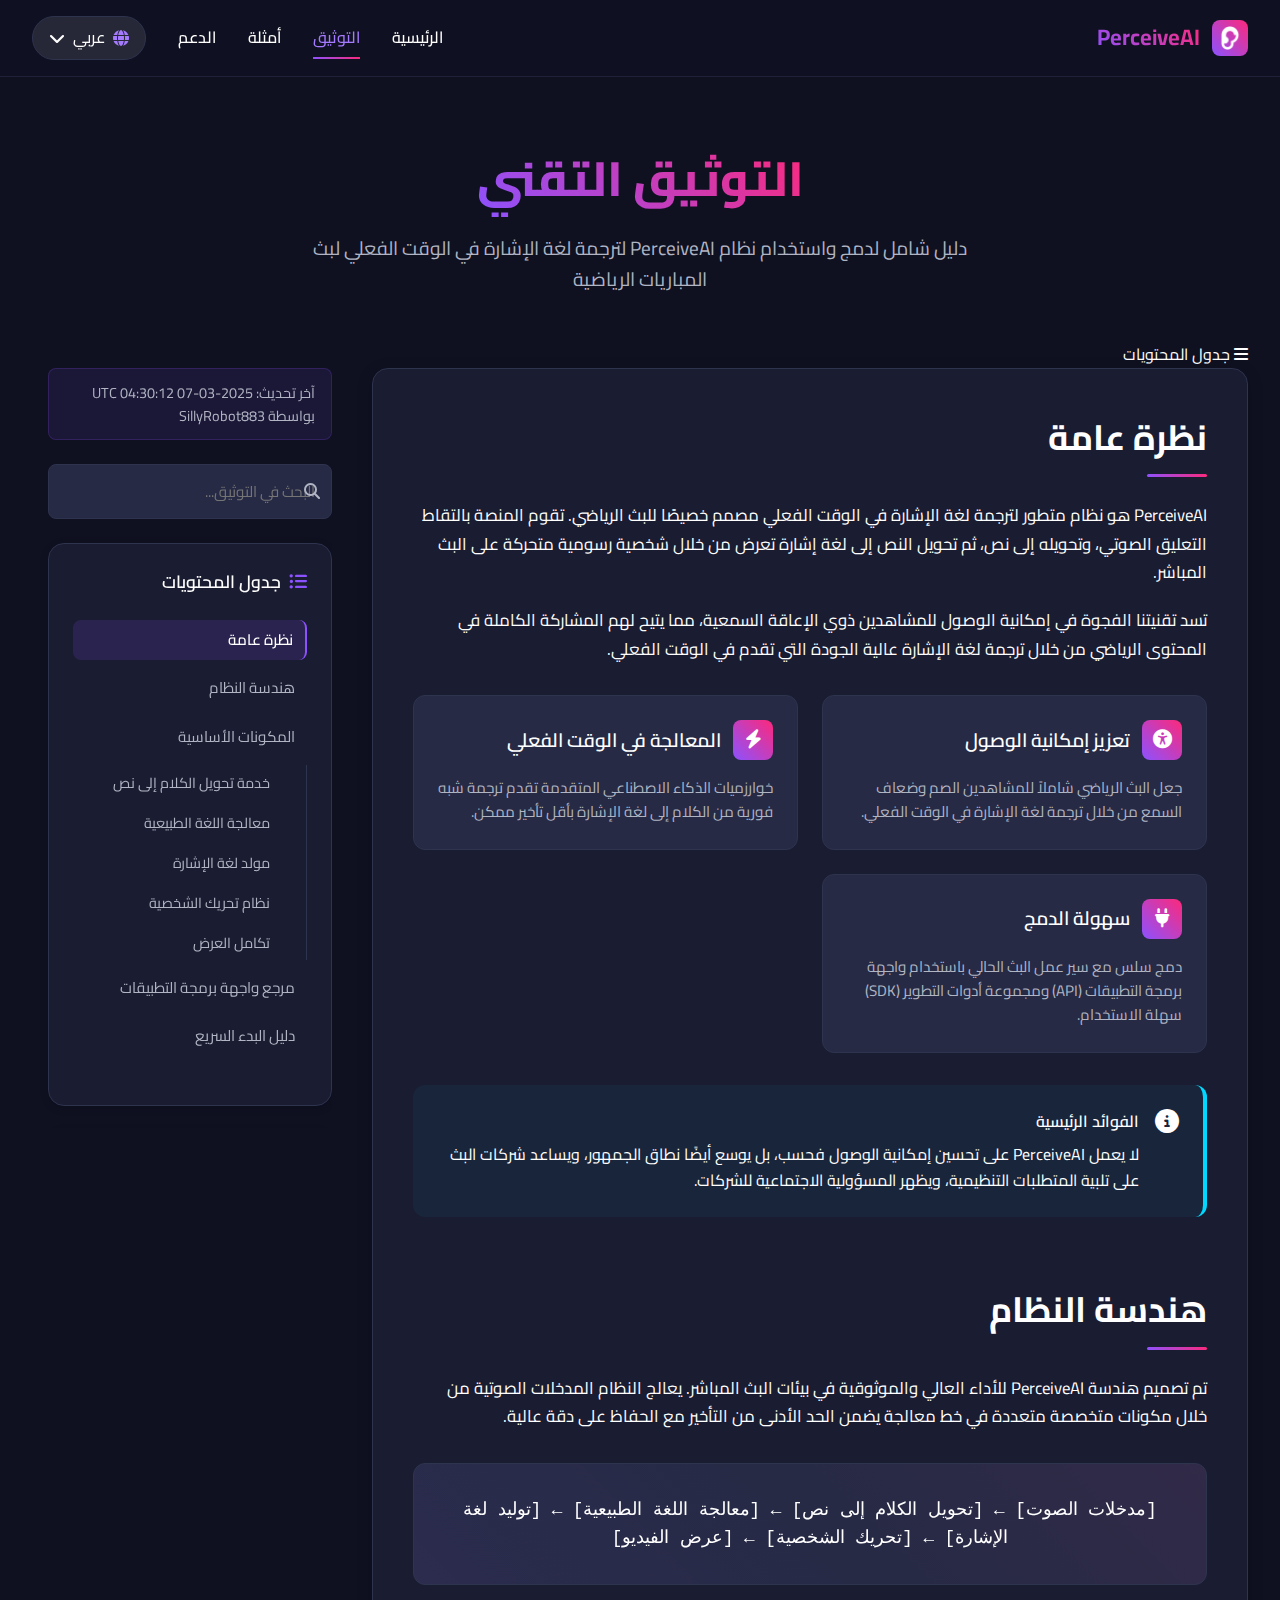
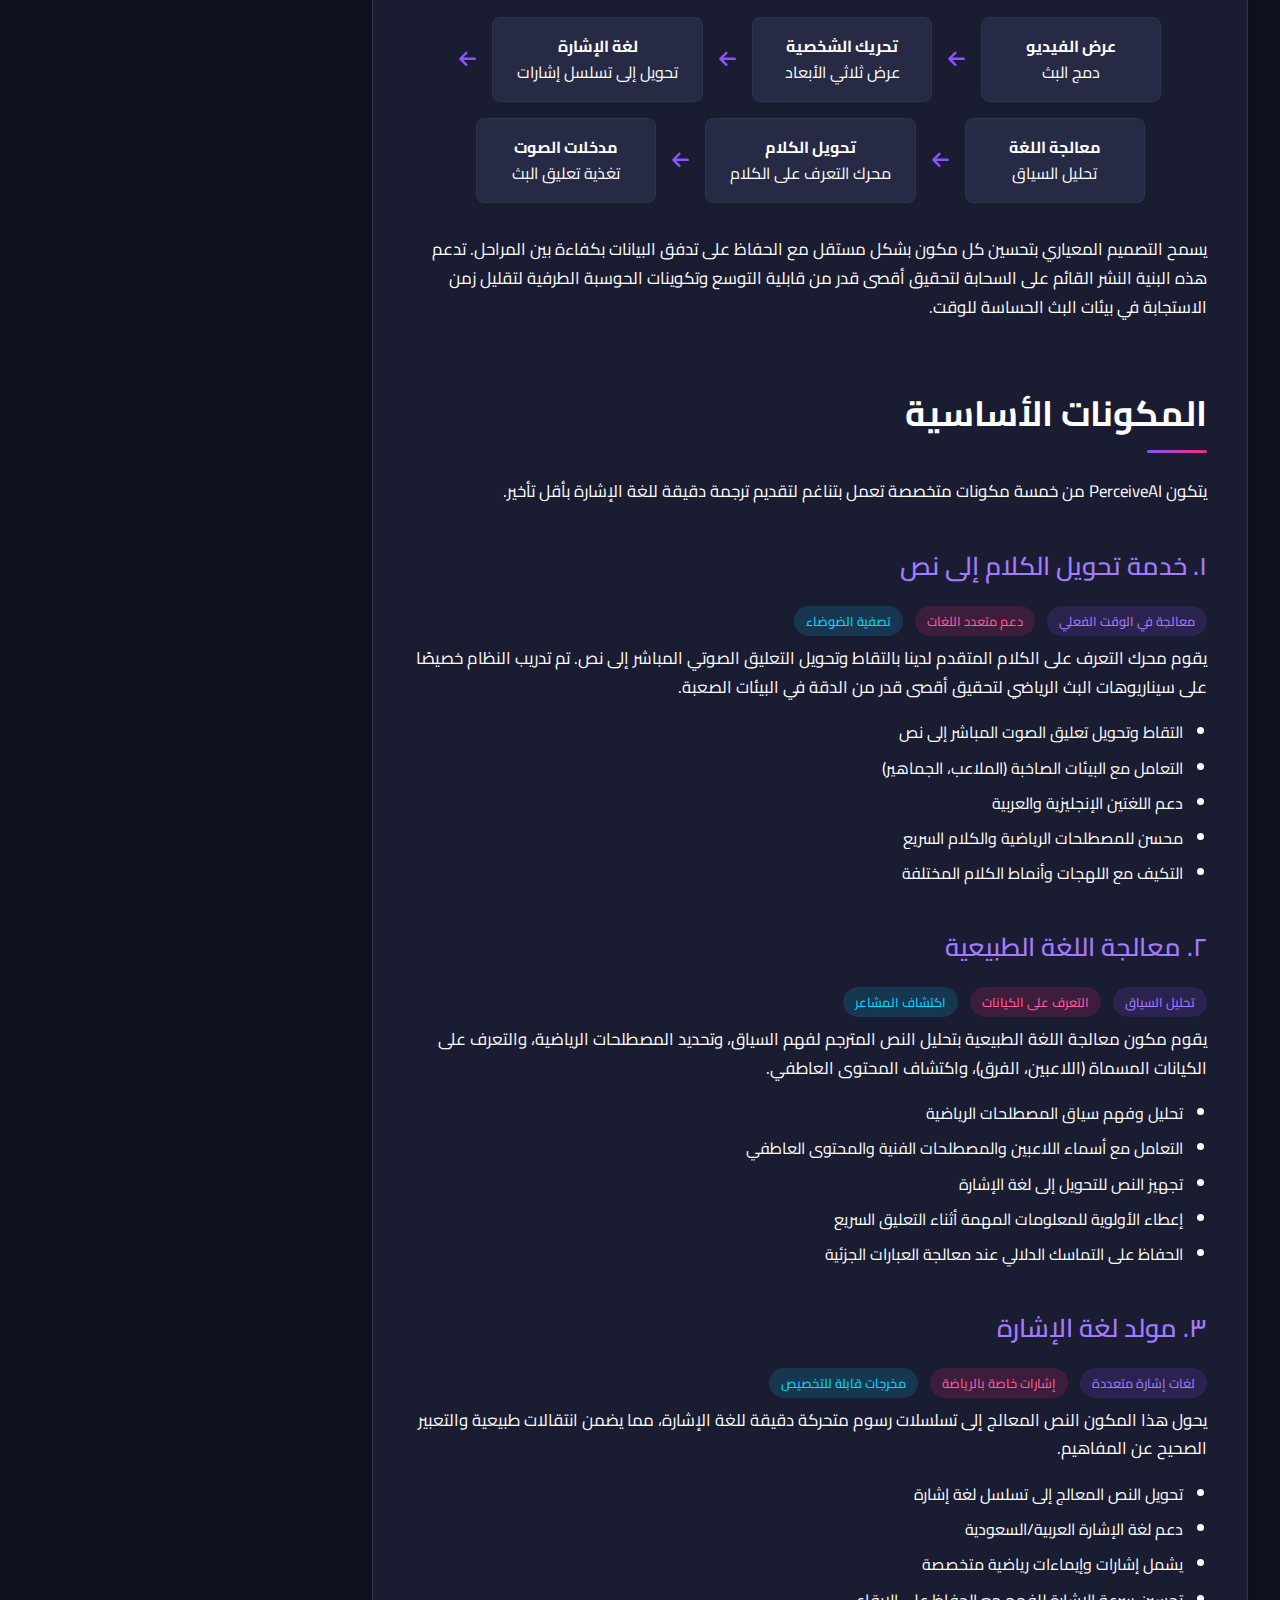
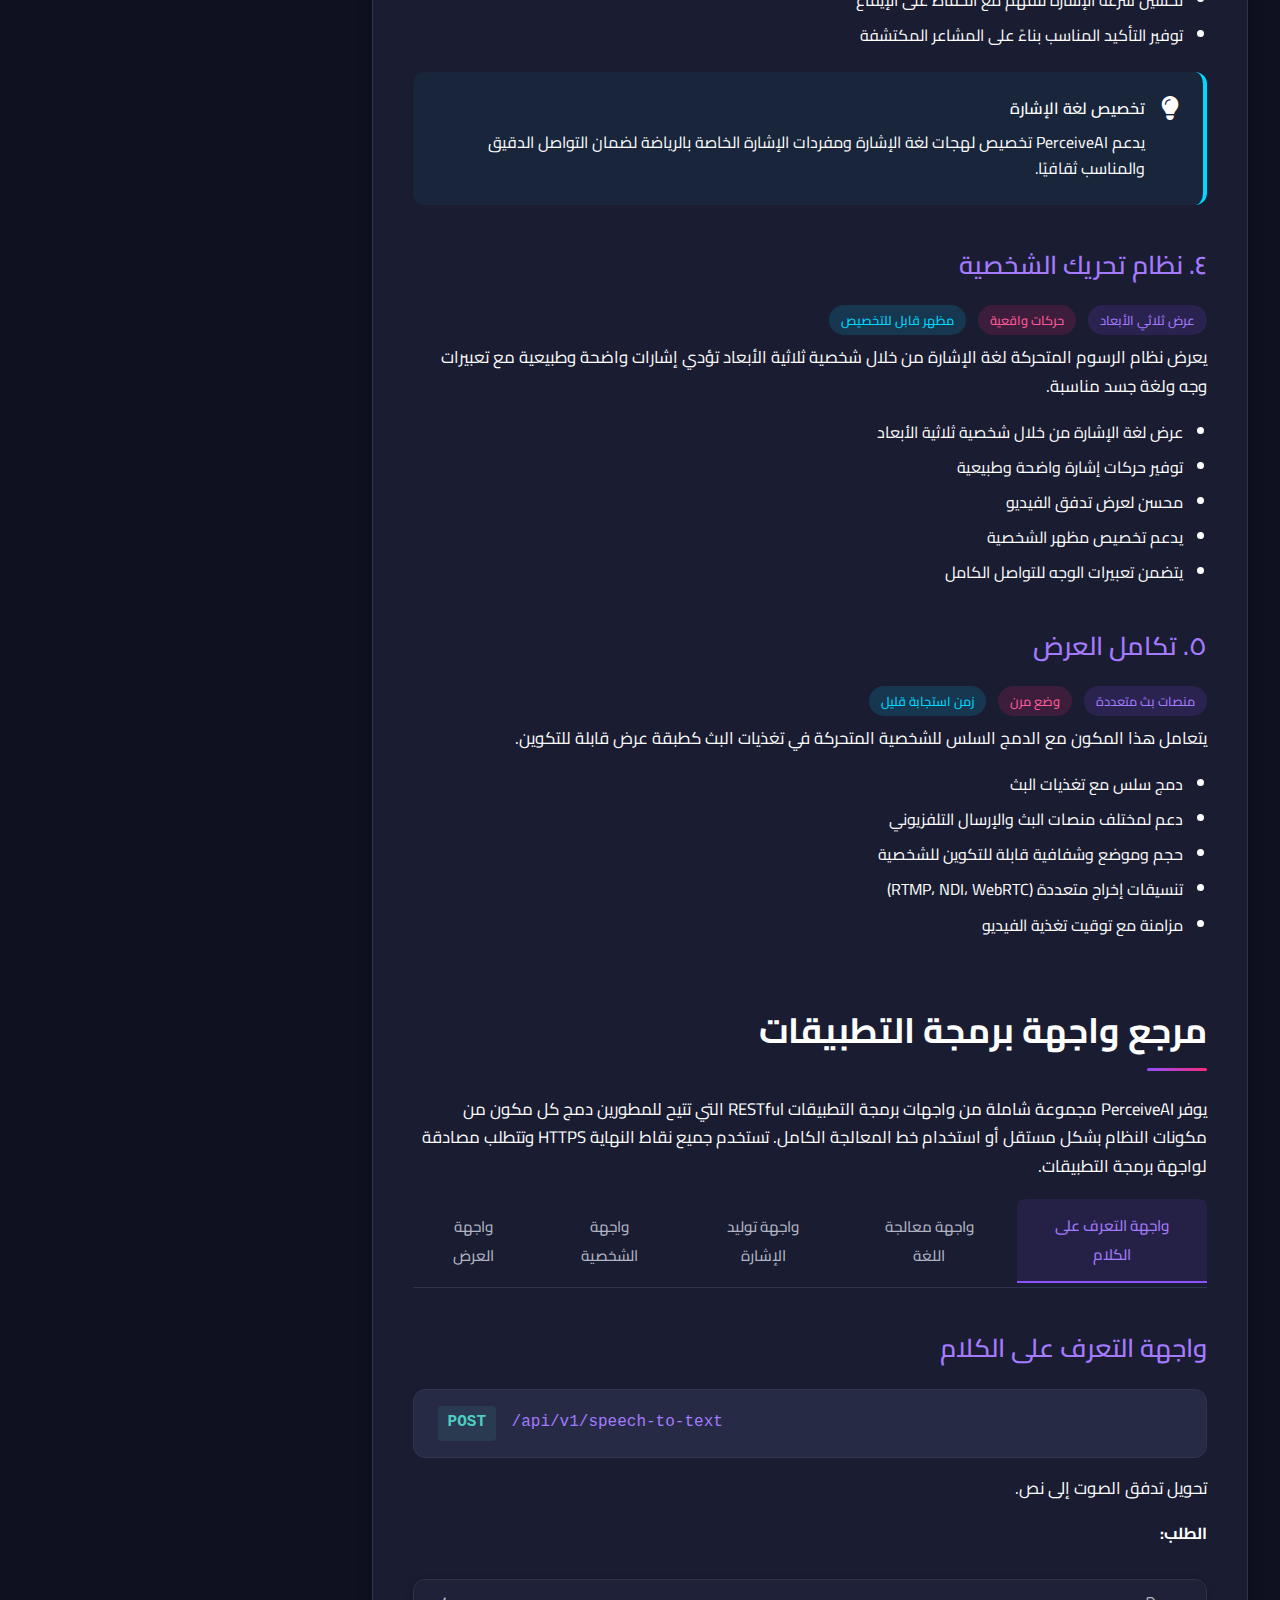
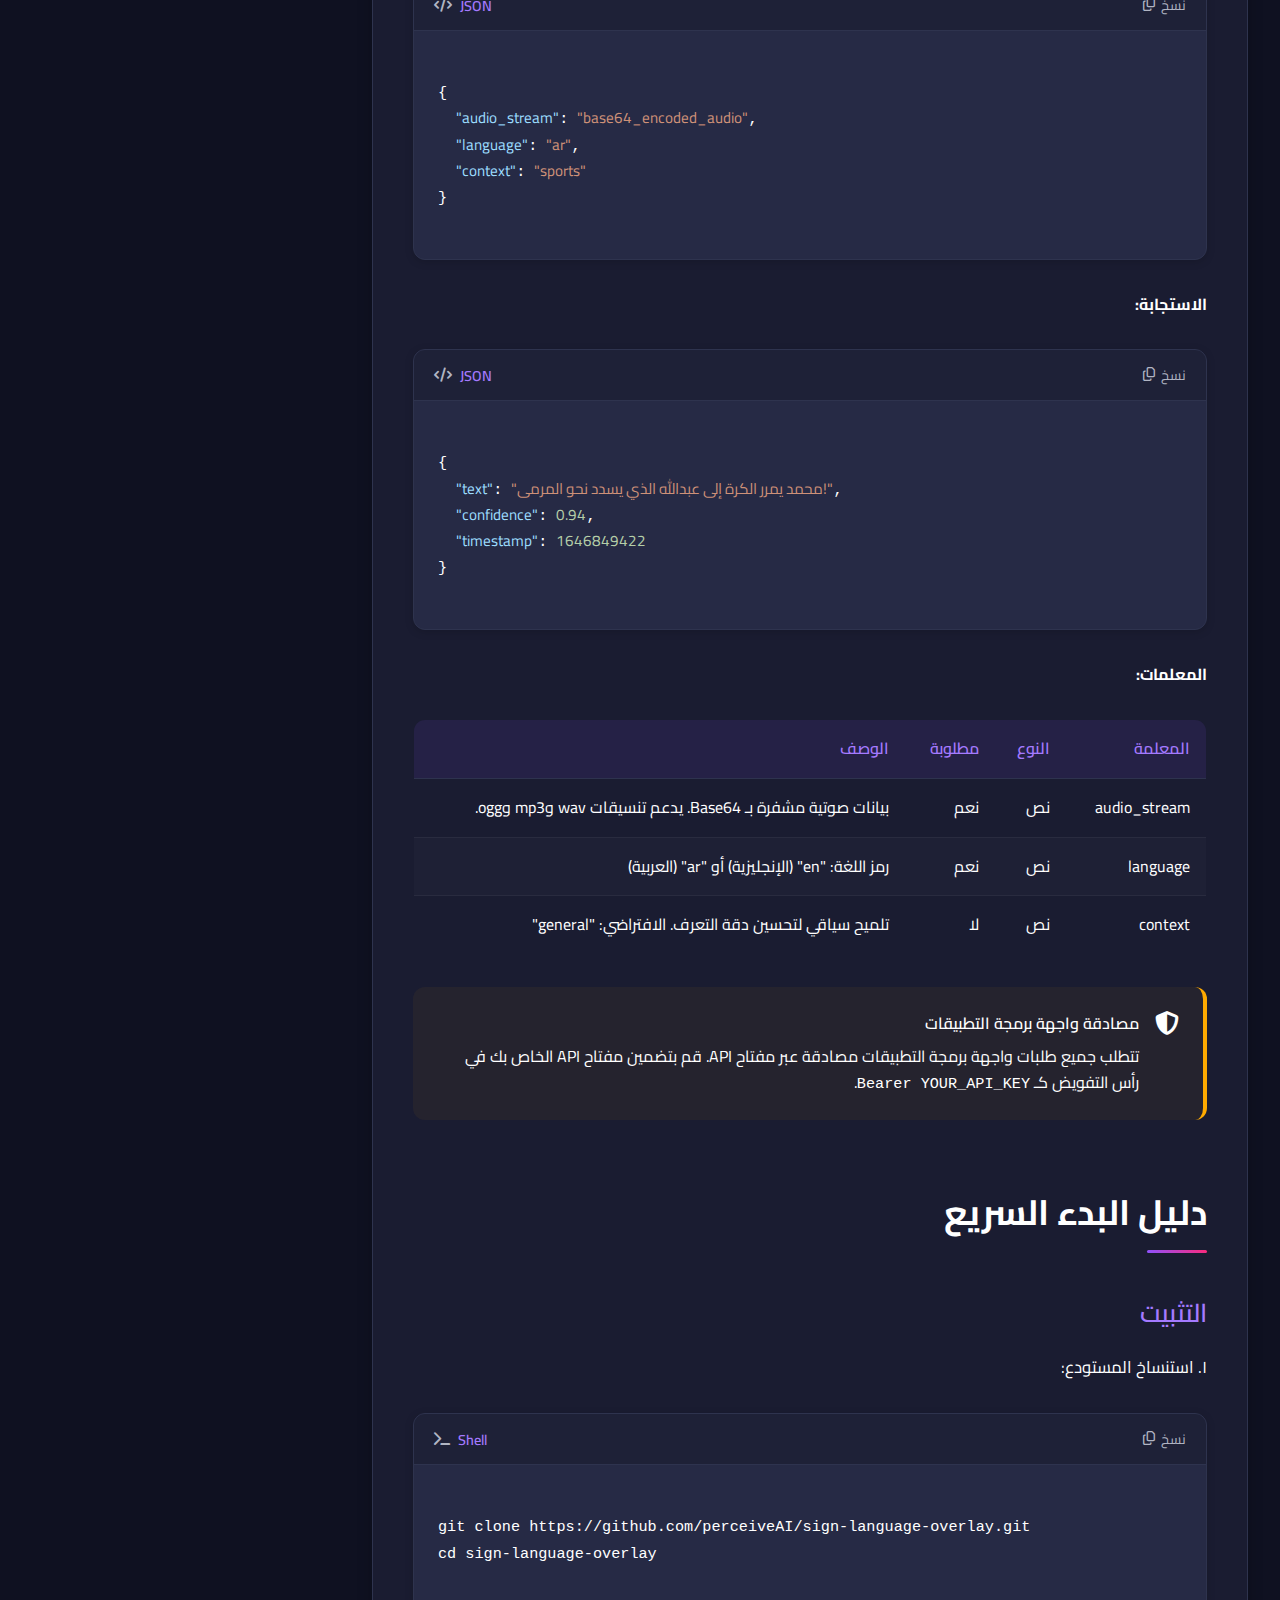
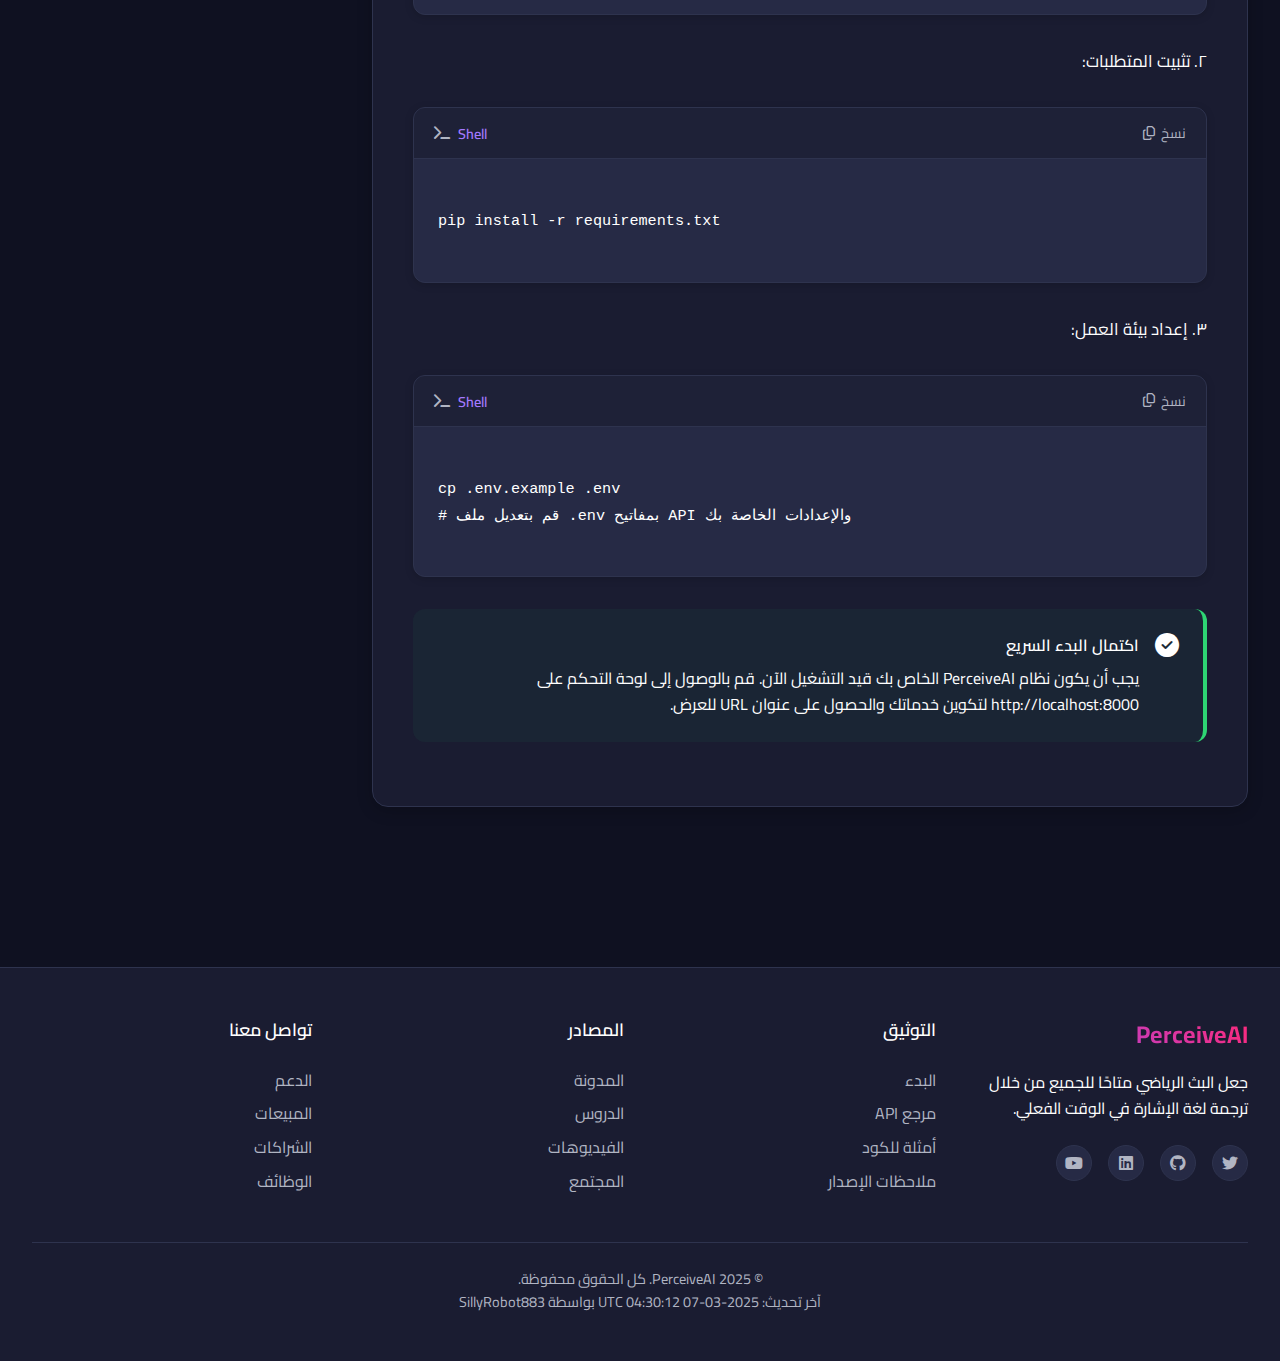
<file: documentation-ar.html>
<!DOCTYPE html>
<html lang="ar" dir="rtl">
<head>
    <meta charset="UTF-8">
    <meta name="viewport" content="width=device-width, initial-scale=1.0">
    <title>PerceiveAI - التوثيق التقني</title>
    <link rel="stylesheet" href="https://cdnjs.cloudflare.com/ajax/libs/font-awesome/6.4.0/css/all.min.css">
    <link rel="preconnect" href="https://fonts.googleapis.com">
    <link rel="preconnect" href="https://fonts.gstatic.com" crossorigin>
    <link href="https://fonts.googleapis.com/css2?family=Cairo:wght@300;400;500;600;700;900&display=swap" rel="stylesheet">
    <style>
        :root {
            --primary: #8C52FF;
            --primary-light: #A47AFF;
            --primary-dark: #6E41CB;
            --secondary: #FD297A;
            --secondary-light: #FF5B9D;
            --secondary-dark: #CB1E5F;
            --accent: #00D9FF;
            --bg-dark: #0F1121;
            --bg-card: #1A1C31;
            --bg-code: #262A45;
            --text-light: #FFFFFF;
            --text-muted: #B1B5C3;
            --text-label: #7780A1;
            --border: #2E334E;
            --gradient-primary: linear-gradient(45deg, #8C52FF, #FD297A);
            --gradient-accent: linear-gradient(45deg, #00D9FF, #8C52FF);
            --shadow-sm: 0 2px 8px rgba(0, 0, 0, 0.15);
            --shadow-md: 0 4px 16px rgba(0, 0, 0, 0.2);
            --shadow-lg: 0 8px 30px rgba(0, 0, 0, 0.3);
        }
        
        * {
            margin: 0;
            padding: 0;
            box-sizing: border-box;
            font-family: 'Cairo', sans-serif;
        }
        
        body {
            background-color: var(--bg-dark);
            color: var(--text-light);
            line-height: 1.6;
            font-size: 16px;
            overflow-x: hidden;
        }
        
        ::-webkit-scrollbar {
            width: 10px;
        }
        
        ::-webkit-scrollbar-track {
            background: var(--bg-dark);
        }
        
        ::-webkit-scrollbar-thumb {
            background: var(--primary-dark);
            border-radius: 10px;
        }
        
        ::-webkit-scrollbar-thumb:hover {
            background: var(--primary);
        }
        
        .container {
            max-width: 1400px;
            margin: 0 auto;
            padding: 0 2rem;
        }
        
        header {
            padding: 1rem 0;
            position: fixed;
            width: 100%;
            top: 0;
            z-index: 100;
            background: rgba(15, 17, 33, 0.9);
            backdrop-filter: blur(10px);
            border-bottom: 1px solid rgba(46, 51, 78, 0.5);
            transition: all 0.3s ease;
        }
        
        header.scrolled {
            padding: 0.5rem 0;
            box-shadow: var(--shadow-md);
        }
        
        .header-content {
            display: flex;
            justify-content: space-between;
            align-items: center;
        }
        
        .logo {
            display: flex;
            align-items: center;
            gap: 0.75rem;
            text-decoration: none;
        }
        
        .logo-icon {
            width: 36px;
            height: 36px;
            background: var(--gradient-primary);
            border-radius: 8px;
            display: flex;
            align-items: center;
            justify-content: center;
            font-size: 1.2rem;
            color: white;
        }
        
        .logo-text {
            font-size: 1.4rem;
            font-weight: 700;
            background: var(--gradient-primary);
            -webkit-background-clip: text;
            -webkit-text-fill-color: transparent;
        }
        
        .nav-links {
            display: flex;
            gap: 2rem;
            align-items: center;
        }
        
        .nav-link {
            color: var(--text-light);
            text-decoration: none;
            font-weight: 500;
            transition: color 0.3s ease;
            padding: 0.5rem 0;
            position: relative;
        }
        
        .nav-link:after {
            content: "";
            position: absolute;
            bottom: 0;
            left: 0;
            width: 0;
            height: 2px;
            background: var(--gradient-primary);
            transition: width 0.3s ease;
        }
        
        .nav-link:hover, .nav-link.active {
            color: var(--primary-light);
        }
        
        .nav-link:hover:after, .nav-link.active:after {
            width: 100%;
        }
        
        .language-switch {
            background: rgba(255, 255, 255, 0.1);
            border-radius: 50px;
            padding: 0.5rem 1rem;
            display: flex;
            align-items: center;
            gap: 0.5rem;
            cursor: pointer;
            transition: all 0.3s ease;
            border: 1px solid var(--border);
        }
        
        .language-switch:hover {
            background: rgba(255, 255, 255, 0.15);
        }
        
        .language-icon {
            color: var(--primary-light);
        }
        
        .documentation {
            padding-top: 140px;
            padding-bottom: 6rem;
        }
        
        .doc-header {
            margin-bottom: 3rem;
            text-align: center;
        }
        
        .doc-title {
            font-size: 3rem;
            font-weight: 800;
            margin-bottom: 1rem;
            background: var(--gradient-primary);
            -webkit-background-clip: text;
            -webkit-text-fill-color: transparent;
            display: inline-block;
        }
        
        .doc-subtitle {
            font-size: 1.2rem;
            color: var(--text-muted);
            max-width: 700px;
            margin: 0 auto;
        }
        
        .doc-container {
            display: grid;
            grid-template-columns: 1fr 300px;
            gap: 2.5rem;
        }
        
        .sidebar {
            position: sticky;
            top: 110px;
            height: calc(100vh - 140px);
            overflow-y: auto;
            padding-left: 1rem;
            direction: rtl;
        }
        
        .toc {
            background: var(--bg-card);
            border-radius: 16px;
            padding: 1.5rem;
            border: 1px solid var(--border);
            box-shadow: var(--shadow-sm);
        }
        
        .toc-title {
            font-size: 1.1rem;
            margin-bottom: 1.5rem;
            font-weight: 600;
            display: flex;
            align-items: center;
            gap: 0.5rem;
        }
        
        .toc-icon {
            color: var(--primary);
        }
        
        .toc-list {
            list-style: none;
            padding: 0;
        }
        
        .toc-item {
            margin-bottom: 0.5rem;
        }
        
        .toc-link {
            color: var(--text-muted);
            text-decoration: none;
            padding: 0.5rem 0.75rem;
            border-radius: 8px;
            display: block;
            transition: all 0.2s ease;
            font-size: 0.95rem;
        }
        
        .toc-link:hover, .toc-link.active {
            color: var(--text-light);
            background: rgba(140, 82, 255, 0.15);
        }
        
        .toc-link.active {
            border-right: 2px solid var(--primary);
            font-weight: 500;
        }
        
        .toc-sub-list {
            list-style: none;
            padding-right: 1.5rem;
            margin-top: 0.5rem;
            margin-bottom: 0.5rem;
            border-right: 1px solid var(--border);
        }
        
        .toc-sub-item {
            margin-bottom: 0.25rem;
        }
        
        .toc-sub-link {
            font-size: 0.9rem;
            padding: 0.4rem 0.75rem;
            color: var(--text-muted);
            text-decoration: none;
            display: block;
            border-radius: 6px;
            transition: all 0.2s ease;
        }
        
        .toc-sub-link:hover, .toc-sub-link.active {
            color: var(--text-light);
            background: rgba(140, 82, 255, 0.1);
        }
        
        .support-card {
            background: var(--bg-card);
            border-radius: 16px;
            padding: 1.5rem;
            margin-top: 1.5rem;
            border: 1px solid var(--border);
            box-shadow: var(--shadow-sm);
        }
        
        .support-title {
            font-size: 1.1rem;
            margin-bottom: 1rem;
            font-weight: 600;
            display: flex;
            align-items: center;
            gap: 0.5rem;
        }
        
        .support-icon {
            color: var(--accent);
        }
        
        .support-text {
            font-size: 0.9rem;
            color: var(--text-muted);
            margin-bottom: 1rem;
        }
        
        .btn {
            display: inline-flex;
            align-items: center;
            justify-content: center;
            gap: 0.5rem;
            padding: 0.75rem 1.25rem;
            border-radius: 8px;
            font-weight: 600;
            font-size: 0.95rem;
            text-decoration: none;
            transition: all 0.3s ease;
            border: none;
            cursor: pointer;
        }
        
        .btn-primary {
            background: var(--gradient-primary);
            color: white;
            box-shadow: 0 5px 15px rgba(140, 82, 255, 0.3);
        }
        
        .btn-primary:hover {
            transform: translateY(-3px);
            box-shadow: 0 8px 20px rgba(140, 82, 255, 0.4);
        }
        
        .btn-secondary {
            background: transparent;
            border: 1px solid var(--primary);
            color: var(--primary);
        }
        
        .btn-secondary:hover {
            background: rgba(140, 82, 255, 0.1);
            transform: translateY(-3px);
        }
        
        .btn-sm {
            padding: 0.5rem 1rem;
            font-size: 0.85rem;
        }
        
        .content {
            min-height: 100vh;
        }
        
        .doc-content {
            background: var(--bg-card);
            border-radius: 16px;
            padding: 2.5rem;
            border: 1px solid var(--border);
            box-shadow: var(--shadow-md);
        }
        
        .doc-section {
            margin-bottom: 4rem;
            scroll-margin-top: 120px;
        }
        
        .doc-section:last-child {
            margin-bottom: 0;
        }
        
        .section-title {
            font-size: 2.2rem;
            margin-bottom: 1.5rem;
            font-weight: 700;
            color: var(--text-light);
            position: relative;
            padding-bottom: 0.75rem;
        }
        
        .section-title::after {
            content: "";
            position: absolute;
            bottom: 0;
            right: 0;
            width: 60px;
            height: 3px;
            background: var(--gradient-primary);
            border-radius: 3px;
        }
        
        .subsection-title {
            font-size: 1.6rem;
            margin: 2.5rem 0 1.2rem;
            font-weight: 600;
            color: var(--primary-light);
        }
        
        .doc-text {
            margin-bottom: 1.2rem;
            font-size: 1.05rem;
            line-height: 1.7;
        }
        
        .architecture-diagram {
            background-color: var(--bg-code);
            padding: 2rem;
            border-radius: 12px;
            text-align: center;
            margin: 2rem 0;
            border: 1px solid var(--border);
            position: relative;
            overflow: hidden;
        }
        
        .architecture-diagram::before {
            content: '';
            position: absolute;
            top: 0;
            left: 0;
            width: 100%;
            height: 100%;
            background: linear-gradient(45deg, rgba(140, 82, 255, 0.05) 0%, rgba(0, 0, 0, 0) 50%, rgba(253, 41, 122, 0.05) 100%);
            z-index: 0;
        }
        
        .architecture-diagram code {
            position: relative;
            z-index: 1;
            font-family: 'Courier New', monospace;
            font-size: 1.1rem;
            color: var(--text-light);
        }
        
        .architecture-flow {
            display: flex;
            flex-wrap: wrap;
            justify-content: center;
            gap: 1rem;
            margin: 2rem 0;
        }
        
        .flow-item {
            background: var(--bg-code);
            padding: 1rem 1.5rem;
            border-radius: 8px;
            position: relative;
            border: 1px solid var(--border);
            min-width: 180px;
            text-align: center;
        }
        
        .flow-arrow {
            display: flex;
            align-items: center;
            color: var(--primary);
            font-size: 1.2rem;
            transform: scaleX(-1);
        }
        
        ul, ol {
            padding-right: 1.5rem;
            margin-bottom: 1.5rem;
        }
        
        li {
            margin-bottom: 0.6rem;
        }
        
        pre {
            margin: 1.5rem 0;
            direction: ltr;
            text-align: left;
        }
        
        code {
            font-family: 'SFMono-Regular', Consolas, 'Liberation Mono', Menlo, monospace;
            font-size: 0.95rem;
            direction: ltr;
            text-align: left;
        }
        
        .code-block {
            background-color: var(--bg-code);
            border-radius: 12px;
            position: relative;
            margin: 2rem 0;
            box-shadow: var(--shadow-sm);
            overflow: hidden;
            border: 1px solid var(--border);
            direction: ltr;
            text-align: left;
        }
        
        .code-header {
            display: flex;
            justify-content: space-between;
            align-items: center;
            padding: 0.75rem 1.25rem;
            background: rgba(0, 0, 0, 0.2);
            border-bottom: 1px solid var(--border);
        }
        
        .code-title {
            display: flex;
            align-items: center;
            gap: 0.5rem;
            font-size: 0.9rem;
            color: var(--text-muted);
        }
        
        .code-language {
            font-weight: 600;
            color: var(--primary-light);
        }
        
        .code-copy {
            background: transparent;
            border: none;
            color: var(--text-muted);
            cursor: pointer;
            transition: color 0.2s ease;
            display: flex;
            align-items: center;
            font-size: 0.85rem;
            gap: 0.4rem;
        }
        
        .code-copy:hover {
            color: var(--primary-light);
        }
        
        .code-body {
            padding: 1.5rem;
            overflow-x: auto;
        }
        
        .hljs-keyword, .hljs-selector-tag {
            color: #569CD6;
        }
        
        .hljs-string {
            color: #CE9178;
        }
        
        .hljs-number {
            color: #B5CEA8;
        }
        
        .hljs-comment {
            color: #6A9955;
        }
        
        .endpoint {
            display: flex;
            align-items: center;
            background-color: var(--bg-code);
            padding: 1rem 1.5rem;
            border-radius: 12px;
            margin: 1rem 0;
            overflow-x: auto;
            border: 1px solid var(--border);
            direction: ltr;
        }
        
        .method {
            font-weight: 600;
            color: #4ECDC4;
            background: rgba(78, 205, 196, 0.1);
            padding: 0.3rem 0.6rem;
            border-radius: 4px;
            margin-right: 1rem;
            font-family: 'SFMono-Regular', Consolas, 'Liberation Mono', Menlo, monospace;
            min-width: fit-content;
        }
        
        .endpoint-path {
            font-family: 'SFMono-Regular', Consolas, 'Liberation Mono', Menlo, monospace;
            color: var(--primary-light);
        }
        
        table {
            width: 100%;
            border-collapse: collapse;
            margin: 2rem 0;
            border-radius: 12px;
            overflow: hidden;
            border: 1px solid var(--border);
        }
        
        th {
            background-color: rgba(140, 82, 255, 0.1);
            text-align: right;
            padding: 1rem;
            font-weight: 600;
            color: var(--primary-light);
            border-bottom: 1px solid var(--border);
        }
        
        td {
            padding: 1rem;
            border-bottom: 1px solid rgba(255, 255, 255, 0.05);
        }
        
        tr:last-child td {
            border-bottom: none;
        }
        
        tr:nth-child(even) {
            background: rgba(255, 255, 255, 0.02);
        }
        
        /* Card layout for better organization */
        .card-grid {
            display: grid;
            grid-template-columns: repeat(auto-fit, minmax(300px, 1fr));
            gap: 1.5rem;
            margin: 2rem 0;
        }
        
        .info-card {
            background: var(--bg-code);
            border-radius: 12px;
            padding: 1.5rem;
            border: 1px solid var(--border);
            transition: all 0.3s ease;
        }
        
        .info-card:hover {
            transform: translateY(-5px);
            box-shadow: var(--shadow-md);
            border-color: var(--primary-dark);
        }
        
        .info-card-header {
            display: flex;
            align-items: center;
            gap: 0.75rem;
            margin-bottom: 1rem;
        }
        
        .info-card-icon {
            width: 40px;
            height: 40px;
            border-radius: 8px;
            background: var(--gradient-primary);
            display: flex;
            align-items: center;
            justify-content: center;
            color: white;
            font-size: 1.2rem;
        }
        
        .info-card-title {
            font-size: 1.2rem;
            font-weight: 600;
            color: var(--text-light);
        }
        
        .info-card-body {
            color: var(--text-muted);
            font-size: 0.95rem;
        }
        
        /* Tags for categorization */
        .tag {
            display: inline-flex;
            align-items: center;
            padding: 0.3rem 0.75rem;
            border-radius: 50px;
            font-size: 0.8rem;
            font-weight: 500;
            margin-left: 0.5rem;
            margin-bottom: 0.5rem;
        }
        
        .tag-primary {
            background: rgba(140, 82, 255, 0.15);
            color: var(--primary-light);
        }
        
        .tag-secondary {
            background: rgba(253, 41, 122, 0.15);
            color: var(--secondary-light);
        }
        
        .tag-accent {
            background: rgba(0, 217, 255, 0.15);
            color: var(--accent);
        }
        
        /* Callouts for important notes */
        .callout {
            padding: 1.5rem;
            border-radius: 12px;
            margin: 1.5rem 0;
            display: flex;
            gap: 1rem;
        }
        
        .callout-info {
            background: rgba(0, 217, 255, 0.05);
            border-right: 4px solid var(--accent);
        }
        
        .callout-warning {
            background: rgba(255, 170, 0, 0.05);
            border-right: 4px solid #FFAA00;
        }
        
        .callout-error {
            background: rgba(255, 71, 87, 0.05);
            border-right: 4px solid #FF4757;
        }
        
        .callout-success {
            background: rgba(46, 213, 115, 0.05);
            border-right: 4px solid #2ED573;
        }
        
        .callout-icon {
            font-size: 1.5rem;
            color: inherit;
        }
        
        .callout-content {
            flex: 1;
        }
        
        .callout-title {
            font-weight: 600;
            margin-bottom: 0.5rem;
        }
        
        /* Footer styling */
        footer {
            background: var(--bg-card);
            padding: 3rem 0;
            margin-top: 4rem;
            border-top: 1px solid var(--border);
        }
        
        .footer-content {
            display: grid;
            grid-template-columns: repeat(auto-fit, minmax(250px, 1fr));
            gap: 2rem;
        }
        
        .footer-col {
            display: flex;
            flex-direction: column;
            gap: 1rem;
        }
        
        .footer-logo {
            font-size: 1.5rem;
            font-weight: 700;
            background: var(--gradient-primary);
            -webkit-background-clip: text;
            -webkit-text-fill-color: transparent;
            display: inline-block;
        }
        
        .footer-social {
            display: flex;
            gap: 1rem;
            margin-top: 0.5rem;
        }
        
        .social-link {
            width: 36px;
            height: 36px;
            border-radius: 50%;
            background: var(--bg-code);
            display: flex;
            align-items: center;
            justify-content: center;
            color: var(--text-muted);
            text-decoration: none;
            transition: all 0.3s ease;
            border: 1px solid var(--border);
        }
        
        .social-link:hover {
            background: var(--primary);
            color: white;
            transform: translateY(-3px);
        }
        
        .footer-title {
            font-size: 1.1rem;
            font-weight: 600;
            margin-bottom: 0.5rem;
        }
        
        .footer-links {
            display: flex;
            flex-direction: column;
            gap: 0.5rem;
        }
        
        .footer-link {
            color: var(--text-muted);
            text-decoration: none;
            transition: color 0.2s ease;
        }
        
        .footer-link:hover {
            color: var(--primary-light);
        }
        
        .copyright {
            text-align: center;
            color: var(--text-muted);
            font-size: 0.9rem;
            margin-top: 3rem;
            padding-top: 1.5rem;
            border-top: 1px solid var(--border);
        }

        /* New section - API Reference Tabs */
        .api-tabs {
            display: flex;
            gap: 0.5rem;
            margin-bottom: 1.5rem;
            overflow-x: auto;
            border-bottom: 1px solid var(--border);
            padding-bottom: 0.25rem;
        }
        
        .api-tab {
            padding: 0.75rem 1.25rem;
            background: transparent;
            border: none;
            color: var(--text-muted);
            cursor: pointer;
            font-weight: 500;
            border-radius: 8px 8px 0 0;
            transition: all 0.2s ease;
            font-size: 0.95rem;
        }
        
        .api-tab:hover {
            color: var(--primary-light);
            background: rgba(140, 82, 255, 0.05);
        }
        
        .api-tab.active {
            color: var(--primary-light);
            background: rgba(140, 82, 255, 0.1);
            border-bottom: 2px solid var(--primary);
        }
        
        .api-panel {
            display: none;
        }
        
        .api-panel.active {
            display: block;
        }

        /* Back to top button */
        .back-to-top {
            position: fixed;
            bottom: 30px;
            left: 30px;
            width: 50px;
            height: 50px;
            border-radius: 50%;
            background: var(--gradient-primary);
            color: white;
            display: flex;
            align-items: center;
            justify-content: center;
            text-decoration: none;
            box-shadow: var(--shadow-md);
            opacity: 0;
            visibility: hidden;
            transition: all 0.3s;
            z-index: 99;
        }
        
        .back-to-top.visible {
            opacity: 1;
            visibility: visible;
        }
        
        .back-to-top:hover {
            transform: translateY(-5px);
            box-shadow: var(--shadow-lg);
        }

        /* Dark mode toggle */
        .dark-mode-toggle {
            background: rgba(255, 255, 255, 0.1);
            border-radius: 50px;
            padding: 0.25rem;
            display: flex;
            align-items: center;
            gap: 0.25rem;
            cursor: pointer;
            transition: all 0.3s ease;
            border: 1px solid var(--border);
            width: 80px;
            position: relative;
        }
        
        .dark-mode-toggle:hover {
            background: rgba(255, 255, 255, 0.15);
        }
        
        .toggle-option {
            padding: 0.25rem 0.5rem;
            border-radius: 50px;
            font-size: 0.8rem;
            text-align: center;
            width: 40px;
            z-index: 1;
            color: var(--text-muted);
        }
        
        .toggle-option.active {
            color: var(--text-light);
        }
        
        .toggle-track {
            position: absolute;
            top: 3px;
            right: 3px;
            width: 40px;
            height: calc(100% - 6px);
            border-radius: 50px;
            background: var(--gradient-primary);
            transition: all 0.3s ease;
        }
        
        .toggle-track.right {
            right: calc(100% - 43px);
        }

        /* Responsive styles */
        @media (max-width: 1200px) {
            .doc-container {
                grid-template-columns: 1fr 250px;
            }
        }
        
        @media (max-width: 992px) {
            .doc-container {
                grid-template-columns: 1fr;
            }
            
            .sidebar {
                display: none;
                position: fixed;
                top: 70px;
                left: 0;
                right: 0;
                height: auto;
                max-height: 60vh;
                background: var(--bg-dark);
                z-index: 99;
                border-bottom: 1px solid var(--border);
                padding: 1rem;
            }
            
            .sidebar.active {
                display: block;
            }
            
            .mobile-toc-toggle {
                display: block;
                text-align: center;
                padding: 1rem;
                background: var(--bg-card);
                border-radius: 12px;
                margin-bottom: 1rem;
                cursor: pointer;
                border: 1px solid var(--border);
            }
            
            .doc-title {
                font-size: 2.5rem;
            }
            
            .section-title {
                font-size: 2rem;
            }
        }
        
        @media (max-width: 768px) {
            .doc-title {
                font-size: 2rem;
            }
            
            .section-title {
                font-size: 1.8rem;
            }
            
            .doc-content {
                padding: 1.5rem;
            }
            
            .architecture-flow {
                flex-direction: column;
            }
            
            .flow-arrow {
                transform: rotate(90deg);
                margin: 0.5rem 0;
            }
            
            .header-content {
                flex-direction: column;
                gap: 1rem;
            }
            
            .nav-links {
                width: 100%;
                justify-content: center;
                flex-wrap: wrap;
            }
        }
        
        @media (max-width: 480px) {
            .doc-title {
                font-size: 1.8rem;
            }
            
            .section-title {
                font-size: 1.5rem;
            }
            
            .architecture-diagram code {
                font-size: 0.9rem;
            }
        }

        /* Animations */
        @keyframes fadeIn {
            from { opacity: 0; transform: translateY(20px); }
            to { opacity: 1; transform: translateY(0); }
        }
        
        .fade-in {
            animation: fadeIn 0.5s ease forwards;
        }
        
        /* Code highlighting */
        .json-key {
            color: #9CDCFE;
        }
        
        .json-string {
            color: #CE9178;
        }
        
        .json-number {
            color: #B5CEA8;
        }
        
        .json-boolean {
            color: #569CD6;
        }
        
        .json-null {
            color: #569CD6;
        }
        
        /* Search bar */
        .search-container {
            margin-bottom: 1.5rem;
            position: relative;
        }
        
        .search-input {
            width: 100%;
            padding: 0.75rem 1rem 0.75rem 2.5rem;
            border-radius: 8px;
            background: var(--bg-code);
            border: 1px solid var(--border);
            color: var(--text-light);
            font-size: 0.95rem;
            transition: all 0.3s ease;
        }
        
        .search-icon {
            position: absolute;
            right: 0.75rem;
            top: 50%;
            transform: translateY(-50%);
            color: var(--text-muted);
        }
        
        .search-input:focus {
            outline: none;
            border-color: var(--primary);
            box-shadow: 0 0 0 2px rgba(140, 82, 255, 0.25);
        }

        /* Last updated banner */
        .last-updated {
            background: rgba(140, 82, 255, 0.1);
            border-radius: 8px;
            padding: 0.75rem 1rem;
            display: flex;
            align-items: center;
            gap: 0.75rem;
            margin-bottom: 1.5rem;
            font-size: 0.9rem;
            color: var(--text-muted);
            border: 1px solid rgba(140, 82, 255, 0.2);
        }
        
        .update-icon {
            color: var(--primary);
        }
    </style>
</head>
<body>
    <header id="header">
        <div class="container header-content">
            <a href="index.html" class="logo">
                <div class="logo-icon">
                    <img src="assets/logo.png" alt="شعار PerceiveAI" style="width: 24px; height: 24px; border-radius: 8px;">
                </div>

                <div class="logo-text">PerceiveAI</div>
            </a>
            <nav class="nav-links">
                <a href="index.html" class="nav-link">الرئيسية</a>
                <a href="documentation-ar.html" class="nav-link active">التوثيق</a>
                <a href="#" class="nav-link">أمثلة</a>
                <a href="#" class="nav-link">الدعم</a>
                <div class="language-switch" id="languageSwitch">
                    <i class="fas fa-globe language-icon"></i>
                    <span>عربي</span>
                    <i class="fas fa-chevron-down"></i>
                </div>
            </nav>
        </div>
    </header>
    
    <main class="documentation">
        <div class="container">
            <div class="doc-header fade-in">
                <h1 class="doc-title">التوثيق التقني</h1>
                <p class="doc-subtitle">دليل شامل لدمج واستخدام نظام PerceiveAI لترجمة لغة الإشارة في الوقت الفعلي لبث المباريات الرياضية</p>
            </div>
            
            <div class="mobile-toc-toggle" id="mobileTocToggle">
                <i class="fas fa-bars"></i> جدول المحتويات
            </div>
            
            <div class="doc-container">
                <div class="content">
                    <div class="doc-content fade-in">
                        <section class="doc-section" id="overview">
                            <h2 class="section-title">نظرة عامة</h2>
                            <p class="doc-text">
                                PerceiveAI هو نظام متطور لترجمة لغة الإشارة في الوقت الفعلي مصمم خصيصًا للبث الرياضي. تقوم المنصة بالتقاط التعليق الصوتي، وتحويله إلى نص، ثم تحويل النص إلى لغة إشارة تعرض من خلال شخصية رسومية متحركة على البث المباشر.
                            </p>
                            <p class="doc-text">
                                تسد تقنيتنا الفجوة في إمكانية الوصول للمشاهدين ذوي الإعاقة السمعية، مما يتيح لهم المشاركة الكاملة في المحتوى الرياضي من خلال ترجمة لغة الإشارة عالية الجودة التي تقدم في الوقت الفعلي.
                            </p>
                            
                            <div class="card-grid">
                                <div class="info-card">
                                    <div class="info-card-header">
                                        <div class="info-card-icon">
                                            <i class="fas fa-universal-access"></i>
                                        </div>
                                        <h3 class="info-card-title">تعزيز إمكانية الوصول</h3>
                                    </div>
                                    <div class="info-card-body">
                                        <p>جعل البث الرياضي شاملاً للمشاهدين الصم وضعاف السمع من خلال ترجمة لغة الإشارة في الوقت الفعلي.</p>
                                    </div>
                                </div>
                                
                                <div class="info-card">
                                    <div class="info-card-header">
                                        <div class="info-card-icon">
                                            <i class="fas fa-bolt"></i>
                                        </div>
                                        <h3 class="info-card-title">المعالجة في الوقت الفعلي</h3>
                                    </div>
                                    <div class="info-card-body">
                                        <p>خوارزميات الذكاء الاصطناعي المتقدمة تقدم ترجمة شبه فورية من الكلام إلى لغة الإشارة بأقل تأخير ممكن.</p>
                                    </div>
                                </div>
                                
                                <div class="info-card">
                                    <div class="info-card-header">
                                        <div class="info-card-icon">
                                            <i class="fas fa-plug"></i>
                                        </div>
                                        <h3 class="info-card-title">سهولة الدمج</h3>
                                    </div>
                                    <div class="info-card-body">
                                        <p>دمج سلس مع سير عمل البث الحالي باستخدام واجهة برمجة التطبيقات (API) ومجموعة أدوات التطوير (SDK) سهلة الاستخدام.</p>
                                    </div>
                                </div>
                            </div>
                            
                            <div class="callout callout-info">
                                <i class="fas fa-info-circle callout-icon"></i>
                                <div class="callout-content">
                                    <h4 class="callout-title">الفوائد الرئيسية</h4>
                                    <p>لا يعمل PerceiveAI على تحسين إمكانية الوصول فحسب، بل يوسع أيضًا نطاق الجمهور، ويساعد شركات البث على تلبية المتطلبات التنظيمية، ويظهر المسؤولية الاجتماعية للشركات.</p>
                                </div>
                            </div>
                        </section>
                        
                        <section class="doc-section" id="architecture">
                            <h2 class="section-title">هندسة النظام</h2>
                            <p class="doc-text">
                                تم تصميم هندسة PerceiveAI للأداء العالي والموثوقية في بيئات البث المباشر. يعالج النظام المدخلات الصوتية من خلال مكونات متخصصة متعددة في خط معالجة يضمن الحد الأدنى من التأخير مع الحفاظ على دقة عالية.
                            </p>
                            
                            <div class="architecture-diagram">
                                <code>[مدخلات الصوت] ← [تحويل الكلام إلى نص] ← [معالجة اللغة الطبيعية] ← [توليد لغة الإشارة] ← [تحريك الشخصية] ← [عرض الفيديو]</code>
                            </div>
                            
                            <div class="architecture-flow">
                                <div class="flow-item">
                                    <h4>عرض الفيديو</h4>
                                    <p>دمج البث</p>
                                </div>
                                <div class="flow-arrow">
                                    <i class="fas fa-arrow-right"></i>
                                </div>
                                <div class="flow-item">
                                    <h4>تحريك الشخصية</h4>
                                    <p>عرض ثلاثي الأبعاد</p>
                                </div>
                                <div class="flow-arrow">
                                    <i class="fas fa-arrow-right"></i>
                                </div>
                                <div class="flow-item">
                                    <h4>لغة الإشارة</h4>
                                    <p>تحويل إلى تسلسل إشارات</p>
                                </div>
                                <div class="flow-arrow">
                                    <i class="fas fa-arrow-right"></i>
                                </div>
                                <div class="flow-item">
                                    <h4>معالجة اللغة</h4>
                                    <p>تحليل السياق</p>
                                </div>
                                <div class="flow-arrow">
                                    <i class="fas fa-arrow-right"></i>
                                </div>
                                <div class="flow-item">
                                    <h4>تحويل الكلام</h4>
                                    <p>محرك التعرف على الكلام</p>
                                </div>
                                <div class="flow-arrow">
                                    <i class="fas fa-arrow-right"></i>
                                </div>
                                <div class="flow-item">
                                    <h4>مدخلات الصوت</h4>
                                    <p>تغذية تعليق البث</p>
                                </div>
                            </div>
                            
                            <p class="doc-text">
                                يسمح التصميم المعياري بتحسين كل مكون بشكل مستقل مع الحفاظ على تدفق البيانات بكفاءة بين المراحل. تدعم هذه البنية النشر القائم على السحابة لتحقيق أقصى قدر من قابلية التوسع وتكوينات الحوسبة الطرفية لتقليل زمن الاستجابة في بيئات البث الحساسة للوقت.
                            </p>
                        </section>
                        
                        <section class="doc-section" id="components">
                            <h2 class="section-title">المكونات الأساسية</h2>
                            <p class="doc-text">
                                يتكون PerceiveAI من خمسة مكونات متخصصة تعمل بتناغم لتقديم ترجمة دقيقة للغة الإشارة بأقل تأخير.
                            </p>
                            
                            <h3 class="subsection-title" id="speech-to-text">١. خدمة تحويل الكلام إلى نص</h3>
                            <div class="tag-container">
                                <span class="tag tag-primary">معالجة في الوقت الفعلي</span>
                                <span class="tag tag-secondary">دعم متعدد اللغات</span>
                                <span class="tag tag-accent">تصفية الضوضاء</span>
                            </div>
                            <p class="doc-text">
                                يقوم محرك التعرف على الكلام المتقدم لدينا بالتقاط وتحويل التعليق الصوتي المباشر إلى نص. تم تدريب النظام خصيصًا على سيناريوهات البث الرياضي لتحقيق أقصى قدر من الدقة في البيئات الصعبة.
                            </p>
                            <ul>
                                <li>التقاط وتحويل تعليق الصوت المباشر إلى نص</li>
                                <li>التعامل مع البيئات الصاخبة (الملاعب، الجماهير)</li>
                                <li>دعم اللغتين الإنجليزية والعربية</li>
                                <li>محسن للمصطلحات الرياضية والكلام السريع</li>
                                <li>التكيف مع اللهجات وأنماط الكلام المختلفة</li>
                            </ul>
                            
                            <h3 class="subsection-title" id="nlp">٢. معالجة اللغة الطبيعية</h3>
                            <div class="tag-container">
                                <span class="tag tag-primary">تحليل السياق</span>
                                <span class="tag tag-secondary">التعرف على الكيانات</span>
                                <span class="tag tag-accent">اكتشاف المشاعر</span>
                            </div>
                            <p class="doc-text">
                                يقوم مكون معالجة اللغة الطبيعية بتحليل النص المترجم لفهم السياق، وتحديد المصطلحات الرياضية، والتعرف على الكيانات المسماة (اللاعبين، الفرق)، واكتشاف المحتوى العاطفي.
                            </p>
                            <ul>
                                <li>تحليل وفهم سياق المصطلحات الرياضية</li>
                                <li>التعامل مع أسماء اللاعبين والمصطلحات الفنية والمحتوى العاطفي</li>
                                <li>تجهيز النص للتحويل إلى لغة الإشارة</li>
                                <li>إعطاء الأولوية للمعلومات المهمة أثناء التعليق السريع</li>
                                <li>الحفاظ على التماسك الدلالي عند معالجة العبارات الجزئية</li>
                            </ul>
                            
                            <h3 class="subsection-title" id="sign-language">٣. مولد لغة الإشارة</h3>
                            <div class="tag-container">
                                <span class="tag tag-primary">لغات إشارة متعددة</span>
                                <span class="tag tag-secondary">إشارات خاصة بالرياضة</span>
                                <span class="tag tag-accent">مخرجات قابلة للتخصيص</span>
                            </div>
                            <p class="doc-text">
                                يحول هذا المكون النص المعالج إلى تسلسلات رسوم متحركة دقيقة للغة الإشارة، مما يضمن انتقالات طبيعية والتعبير الصحيح عن المفاهيم.
                            </p>
                            <ul>
                                <li>تحويل النص المعالج إلى تسلسل لغة إشارة</li>
                                <li>دعم لغة الإشارة العربية/السعودية</li>
                                <li>يشمل إشارات وإيماءات رياضية متخصصة</li>
                                <li>تحسين سرعة الإشارة للفهم مع الحفاظ على الإيقاع</li>
                                <li>توفير التأكيد المناسب بناءً على المشاعر المكتشفة</li>
                            </ul>
                            
                            <div class="callout callout-info">
                                <i class="fas fa-lightbulb callout-icon"></i>
                                <div class="callout-content">
                                    <h4 class="callout-title">تخصيص لغة الإشارة</h4>
                                    <p>يدعم PerceiveAI تخصيص لهجات لغة الإشارة ومفردات الإشارة الخاصة بالرياضة لضمان التواصل الدقيق والمناسب ثقافيًا.</p>
                                </div>
                            </div>
                            
                            <h3 class="subsection-title" id="avatar">٤. نظام تحريك الشخصية</h3>
                            <div class="tag-container">
                                <span class="tag tag-primary">عرض ثلاثي الأبعاد</span>
                                <span class="tag tag-secondary">حركات واقعية</span>
                                <span class="tag tag-accent">مظهر قابل للتخصيص</span>
                            </div>
                            <p class="doc-text">
                                يعرض نظام الرسوم المتحركة لغة الإشارة من خلال شخصية ثلاثية الأبعاد تؤدي إشارات واضحة وطبيعية مع تعبيرات وجه ولغة جسد مناسبة.
                            </p>
                            <ul>
                                <li>عرض لغة الإشارة من خلال شخصية ثلاثية الأبعاد</li>
                                <li>توفير حركات إشارة واضحة وطبيعية</li>
                                <li>محسن لعرض تدفق الفيديو</li>
                                <li>يدعم تخصيص مظهر الشخصية</li>
                                <li>يتضمن تعبيرات الوجه للتواصل الكامل</li>
                            </ul>
                            
                            <h3 class="subsection-title" id="overlay">٥. تكامل العرض</h3>
                            <div class="tag-container">
                                <span class="tag tag-primary">منصات بث متعددة</span>
                                <span class="tag tag-secondary">وضع مرن</span>
                                <span class="tag tag-accent">زمن استجابة قليل</span>
                            </div>
                            <p class="doc-text">
                                يتعامل هذا المكون مع الدمج السلس للشخصية المتحركة في تغذيات البث كطبقة عرض قابلة للتكوين.
                            </p>
                            <ul>
                                <li>دمج سلس مع تغذيات البث</li>
                                <li>دعم لمختلف منصات البث والإرسال التلفزيوني</li>
                                <li>حجم وموضع وشفافية قابلة للتكوين للشخصية</li>
                                <li>تنسيقات إخراج متعددة (RTMP، NDI، WebRTC)</li>
                                <li>مزامنة مع توقيت تغذية الفيديو</li>
                            </ul>
                        </section>
                        
                        <section class="doc-section" id="api">
                            <h2 class="section-title">مرجع واجهة برمجة التطبيقات</h2>
                            <p class="doc-text">
                                يوفر PerceiveAI مجموعة شاملة من واجهات برمجة التطبيقات RESTful التي تتيح للمطورين دمج كل مكون من مكونات النظام بشكل مستقل أو استخدام خط المعالجة الكامل. تستخدم جميع نقاط النهاية HTTPS وتتطلب مصادقة لواجهة برمجة التطبيقات.
                            </p>
                            
                            <div class="api-tabs">
                                <button class="api-tab active" data-panel="speech-panel">واجهة التعرف على الكلام</button>
                                <button class="api-tab" data-panel="nlp-panel">واجهة معالجة اللغة</button>
                                <button class="api-tab" data-panel="sign-panel">واجهة توليد الإشارة</button>
                                <button class="api-tab" data-panel="avatar-panel">واجهة الشخصية</button>
                                <button class="api-tab" data-panel="overlay-panel">واجهة العرض</button>
                            </div>
                            
                            <div class="api-panel active" id="speech-panel">
                                <h3 class="subsection-title" id="speech-api">واجهة التعرف على الكلام</h3>
                                <div class="endpoint">
                                    <span class="method">POST</span>
                                    <span class="endpoint-path">/api/v1/speech-to-text</span>
                                </div>
                                <p class="doc-text">تحويل تدفق الصوت إلى نص.</p>
                                
                                <h4>الطلب:</h4>
                                <div class="code-block">
                                    <div class="code-header">
                                        <div class="code-title">
                                            <i class="fas fa-code"></i>
                                            <span class="code-language">JSON</span>
                                        </div>
                                        <button class="code-copy" id="copyRequestBtn1">
                                            <i class="far fa-copy"></i>
                                            نسخ
                                        </button>
                                    </div>
                                    <div class="code-body">
                                        <pre><code>{
  <span class="json-key">"audio_stream"</span>: <span class="json-string">"base64_encoded_audio"</span>,
  <span class="json-key">"language"</span>: <span class="json-string">"ar"</span>,
  <span class="json-key">"context"</span>: <span class="json-string">"sports"</span>
}</code></pre>
                                    </div>
                                </div>
                                
                                <h4>الاستجابة:</h4>
                                <div class="code-block">
                                    <div class="code-header">
                                        <div class="code-title">
                                            <i class="fas fa-code"></i>
                                            <span class="code-language">JSON</span>
                                        </div>
                                        <button class="code-copy" id="copyResponseBtn1">
                                            <i class="far fa-copy"></i>
                                            نسخ
                                        </button>
                                    </div>
                                    <div class="code-body">
                                        <pre><code>{
  <span class="json-key">"text"</span>: <span class="json-string">"محمد يمرر الكرة إلى عبدالله الذي يسدد نحو المرمى!"</span>,
  <span class="json-key">"confidence"</span>: <span class="json-number">0.94</span>,
  <span class="json-key">"timestamp"</span>: <span class="json-number">1646849422</span>
}</code></pre>
                                    </div>
                                </div>
                                
                                <h4>المعلمات:</h4>
                                <table>
                                    <thead>
                                        <tr>
                                            <th>المعلمة</th>
                                            <th>النوع</th>
                                            <th>مطلوبة</th>
                                            <th>الوصف</th>
                                        </tr>
                                    </thead>
                                    <tbody>
                                        <tr>
                                            <td>audio_stream</td>
                                            <td>نص</td>
                                            <td>نعم</td>
                                            <td>بيانات صوتية مشفرة بـ Base64. يدعم تنسيقات wav وmp3 وogg.</td>
                                        </tr>
                                        <tr>
                                            <td>language</td>
                                            <td>نص</td>
                                            <td>نعم</td>
                                            <td>رمز اللغة: "en" (الإنجليزية) أو "ar" (العربية)</td>
                                        </tr>
                                        <tr>
                                            <td>context</td>
                                            <td>نص</td>
                                            <td>لا</td>
                                            <td>تلميح سياقي لتحسين دقة التعرف. الافتراضي: "general"</td>
                                        </tr>
                                    </tbody>
                                </table>
                            </div>
                            
                            <div class="api-panel" id="nlp-panel">
                                <h3 class="subsection-title" id="nlp-api">واجهة معالجة اللغة الطبيعية</h3>
                                <div class="endpoint">
                                    <span class="method">POST</span>
                                    <span class="endpoint-path">/api/v1/process-text</span>
                                </div>
                                <p class="doc-text">معالجة وتحديد سياق النص التعليقي الرياضي.</p>
                                
                                <h4>الطلب:</h4>
                                <div class="code-block">
                                    <div class="code-header">
                                        <div class="code-title">
                                            <i class="fas fa-code"></i>
                                            <span class="code-language">JSON</span>
                                        </div>
                                        <button class="code-copy">
                                            <i class="far fa-copy"></i>
                                            نسخ
                                        </button>
                                    </div>
                                    <div class="code-body">
                                        <pre><code>{
  <span class="json-key">"text"</span>: <span class="json-string">"محمد يمرر الكرة إلى عبدالله الذي يسدد نحو المرمى!"</span>,
  <span class="json-key">"sport_type"</span>: <span class="json-string">"football"</span>,
  <span class="json-key">"league"</span>: <span class="json-string">"saudi_pro_league"</span>
}</code></pre>
                                    </div>
                                </div>
                                
                                <h4>الاستجابة:</h4>
                                <div class="code-block">
                                    <div class="code-header">
                                        <div class="code-title">
                                            <i class="fas fa-code"></i>
                                            <span class="code-language">JSON</span>
                                        </div>
                                        <button class="code-copy">
                                            <i class="far fa-copy"></i>
                                            نسخ
                                        </button>
                                    </div>
                                    <div class="code-body">
                                        <pre><code>{
  <span class="json-key">"processed_text"</span>: <span class="json-string">"محمد يمرر الكرة إلى عبدالله الذي يسدد نحو المرمى!"</span>,
  <span class="json-key">"entities"</span>: [
    {<span class="json-key">"type"</span>: <span class="json-string">"player"</span>, <span class="json-key">"value"</span>: <span class="json-string">"محمد"</span>, <span class="json-key">"confidence"</span>: <span class="json-number">0.92</span>},
    {<span class="json-key">"type"</span>: <span class="json-string">"action"</span>, <span class="json-key">"value"</span>: <span class="json-string">"يمرر"</span>, <span class="json-key">"confidence"</span>: <span class="json-number">0.96</span>},
    {<span class="json-key">"type"</span>: <span class="json-string">"player"</span>, <span class="json-key">"value"</span>: <span class="json-string">"عبدالله"</span>, <span class="json-key">"confidence"</span>: <span class="json-number">0.91</span>}
  ],
  <span class="json-key">"sentiment"</span>: <span class="json-string">"excited"</span>
}</code></pre>
                                    </div>
                                </div>
                            </div>
                            
                            <div class="callout callout-warning">
                                <i class="fas fa-shield-alt callout-icon"></i>
                                <div class="callout-content">
                                    <h4 class="callout-title">مصادقة واجهة برمجة التطبيقات</h4>
                                    <p>تتطلب جميع طلبات واجهة برمجة التطبيقات مصادقة عبر مفتاح API. قم بتضمين مفتاح API الخاص بك في رأس التفويض كـ <code>Bearer YOUR_API_KEY</code>.</p>
                                </div>
                            </div>
                        </section>
                        
                        <section class="doc-section" id="quickstart">
                            <h2 class="section-title">دليل البدء السريع</h2>
                            
                            <h3 class="subsection-title">التثبيت</h3>
                            
                            <p class="doc-text">١. استنساخ المستودع:</p>
                            <div class="code-block">
                                <div class="code-header">
                                    <div class="code-title">
                                        <i class="fas fa-terminal"></i>
                                        <span class="code-language">Shell</span>
                                    </div>
                                    <button class="code-copy">
                                        <i class="far fa-copy"></i>
                                        نسخ
                                    </button>
                                </div>
                                <div class="code-body">
                                    <pre><code>git clone https://github.com/perceiveAI/sign-language-overlay.git
cd sign-language-overlay</code></pre>
                                </div>
                            </div>
                            
                            <p class="doc-text">٢. تثبيت المتطلبات:</p>
                            <div class="code-block">
                                <div class="code-header">
                                    <div class="code-title">
                                        <i class="fas fa-terminal"></i>
                                        <span class="code-language">Shell</span>
                                    </div>
                                    <button class="code-copy">
                                        <i class="far fa-copy"></i>
                                        نسخ
                                    </button>
                                </div>
                                <div class="code-body">
                                    <pre><code>pip install -r requirements.txt</code></pre>
                                </div>
                            </div>
                            
                            <p class="doc-text">٣. إعداد بيئة العمل:</p>
                            <div class="code-block">
                                <div class="code-header">
                                    <div class="code-title">
                                        <i class="fas fa-terminal"></i>
                                        <span class="code-language">Shell</span>
                                    </div>
                                    <button class="code-copy">
                                        <i class="far fa-copy"></i>
                                        نسخ
                                    </button>
                                </div>
                                <div class="code-body">
                                    <pre><code>cp .env.example .env
# قم بتعديل ملف .env بمفاتيح API والإعدادات الخاصة بك</code></pre>
                                </div>
                            </div>
                            
                            <div class="callout callout-success">
                                <i class="fas fa-check-circle callout-icon"></i>
                                <div class="callout-content">
                                    <h4 class="callout-title">اكتمال البدء السريع</h4>
                                    <p>يجب أن يكون نظام PerceiveAI الخاص بك قيد التشغيل الآن. قم بالوصول إلى لوحة التحكم على http://localhost:8000 لتكوين خدماتك والحصول على عنوان URL للعرض.</p>
                                </div>
                            </div>
                        </section>
                    </div>
                </div>
                
                <aside class="sidebar">
                    <div class="last-updated">
                        <i class="fas fa-history update-icon"></i>
                        آخر تحديث: 2025-03-07 04:18:56 UTC بواسطة SillyRobot883
                    </div>
                    
                    <div class="search-container">
                        <i class="fas fa-search search-icon"></i>
                        <input type="text" class="search-input" placeholder="البحث في التوثيق..." id="searchInput">
                    </div>
                    
                    <div class="toc">
                        <h2 class="toc-title">
                            <i class="fas fa-list-ul toc-icon"></i>
                            جدول المحتويات
                        </h2>
                        <ul class="toc-list">
                            <li class="toc-item">
                                <a href="#overview" class="toc-link active">نظرة عامة</a>
                            </li>
                            <li class="toc-item">
                                <a href="#architecture" class="toc-link">هندسة النظام</a>
                            </li>
                            <li class="toc-item">
                                <a href="#components" class="toc-link">المكونات الأساسية</a>
                                <ul class="toc-sub-list">
                                    <li class="toc-sub-item">
                                        <a href="#speech-to-text" class="toc-sub-link">خدمة تحويل الكلام إلى نص</a>
                                    </li>
                                    <li class="toc-sub-item">
                                        <a href="#nlp" class="toc-sub-link">معالجة اللغة الطبيعية</a>
                                    </li>
                                    <li class="toc-sub-item">
                                        <a href="#sign-language" class="toc-sub-link">مولد لغة الإشارة</a>
                                    </li>
                                    <li class="toc-sub-item">
                                        <a href="#avatar" class="toc-sub-link">نظام تحريك الشخصية</a>
                                    </li>
                                    <li class="toc-sub-item">
                                        <a href="#overlay" class="toc-sub-link">تكامل العرض</a>
                                    </li>
                                </ul>
                            </li>
                            <li class="toc-item">
                                <a href="#api" class="toc-link">مرجع واجهة برمجة التطبيقات</a>
                            </li>
                            <li class="toc-item">
                                <a href="#quickstart" class="toc-link">دليل البدء السريع</a>
                            </li>
                        </ul>
                    </div>
                    
                    <div class="support-card">
                        <h3 class="support-title">
                            <i class="fas fa-headset support-icon"></i>
                            بحاجة للمساعدة؟
                        </h3>
                        <p class="support-text">
                            فريق الدعم متاح على مدار الساعة للمساعدة في أي أسئلة تقنية أو متعلقة بالتكامل.
                        </p>
                        <a href="#" class="btn btn-primary btn-sm">
                            <i class="fas fa-comment-dots"></i>
                            التواصل مع الدعم
                        </a>
                    </div>
                </aside>
            </div>
        </div>
    </main>
    
    <footer>
        <div class="container">
            <div class="footer-content">
                <div class="footer-col">
                    <div class="footer-logo">PerceiveAI</div>
                    <p>جعل البث الرياضي متاحًا للجميع من خلال ترجمة لغة الإشارة في الوقت الفعلي.</p>
                    <div class="footer-social">
                        <a href="#" class="social-link"><i class="fab fa-twitter"></i></a>
                        <a href="#" class="social-link"><i class="fab fa-github"></i></a>
                        <a href="#" class="social-link"><i class="fab fa-linkedin"></i></a>
                        <a href="#" class="social-link"><i class="fab fa-youtube"></i></a>
                    </div>
                </div>
                <div class="footer-col">
                    <h4 class="footer-title">التوثيق</h4>
                    <div class="footer-links">
                        <a href="#" class="footer-link">البدء</a>
                        <a href="#" class="footer-link">مرجع API</a>
                        <a href="#" class="footer-link">أمثلة للكود</a>
                        <a href="#" class="footer-link">ملاحظات الإصدار</a>
                    </div>
                </div>
                <div class="footer-col">
                    <h4 class="footer-title">المصادر</h4>
                    <div class="footer-links">
                        <a href="#" class="footer-link">المدونة</a>
                        <a href="#" class="footer-link">الدروس</a>
                        <a href="#" class="footer-link">الفيديوهات</a>
                        <a href="#" class="footer-link">المجتمع</a>
                    </div>
                </div>
                <div class="footer-col">
                    <h4 class="footer-title">تواصل معنا</h4>
                    <div class="footer-links">
                        <a href="#" class="footer-link">الدعم</a>
                        <a href="#" class="footer-link">المبيعات</a>
                        <a href="#" class="footer-link">الشراكات</a>
                        <a href="#" class="footer-link">الوظائف</a>
                    </div>
                </div>
            </div>
            <div class="copyright">
                © 2025 PerceiveAI. كل الحقوق محفوظة. <br>
                <span class="last-updated-text">آخر تحديث: 2025-03-07 04:30:12 UTC بواسطة SillyRobot883</span>
            </div>
        </div>
    </footer>
    
    <a href="#" class="back-to-top" id="backToTop">
        <i class="fas fa-arrow-up"></i>
    </a>
    
    <script>
        document.addEventListener('DOMContentLoaded', function() {
            // Sticky header on scroll
            const header = document.getElementById('header');
            const backToTopButton = document.getElementById('backToTop');
            
            window.addEventListener('scroll', function() {
                if (window.scrollY > 50) {
                    header.classList.add('scrolled');
                    backToTopButton.classList.add('visible');
                } else {
                    header.classList.remove('scrolled');
                    backToTopButton.classList.remove('visible');
                }
            });
            
            // Back to top button
            backToTopButton.addEventListener('click', function(e) {
                e.preventDefault();
                window.scrollTo({
                    top: 0,
                    behavior: 'smooth'
                });
            });
            
            // API Tabs
            const apiTabs = document.querySelectorAll('.api-tab');
            const apiPanels = document.querySelectorAll('.api-panel');
            
            apiTabs.forEach(tab => {
                tab.addEventListener('click', function() {
                    const panelId = this.getAttribute('data-panel');
                    
                    // Remove active class from all tabs and panels
                    apiTabs.forEach(t => t.classList.remove('active'));
                    apiPanels.forEach(p => p.classList.remove('active'));
                    
                    // Add active class to clicked tab and corresponding panel
                    this.classList.add('active');
                    document.getElementById(panelId).classList.add('active');
                });
            });
            
            // Mobile TOC toggle
            const mobileTocToggle = document.getElementById('mobileTocToggle');
            const sidebar = document.querySelector('.sidebar');
            
            if (mobileTocToggle) {
                mobileTocToggle.addEventListener('click', function() {
                    sidebar.classList.toggle('active');
                });
            }
            
            // Copy code functionality
            const copyButtons = document.querySelectorAll('.code-copy');
            
            copyButtons.forEach(button => {
                button.addEventListener('click', function() {
                    const codeBlock = this.closest('.code-block').querySelector('code');
                    const textToCopy = codeBlock.textContent;
                    
                    navigator.clipboard.writeText(textToCopy).then(() => {
                        // Change button text temporarily
                        const originalText = this.innerHTML;
                        this.innerHTML = '<i class="fas fa-check"></i> تم النسخ!';
                        
                        // Reset button text after delay
                        setTimeout(() => {
                            this.innerHTML = originalText;
                        }, 2000);
                    });
                });
            });
            
            // Language switcher
            const languageSwitch = document.getElementById('languageSwitch');
            
            if (languageSwitch) {
                languageSwitch.addEventListener('click', function() {
                    // Toggle between Arabic and English versions
                    window.location.href = 'documentation.html';
                });
            }

            // TOC active state on scroll
            const sections = document.querySelectorAll('.doc-section');
            const tocLinks = document.querySelectorAll('.toc-link');
            const tocSubLinks = document.querySelectorAll('.toc-sub-link');
            
            function setActiveLink() {
                let currentSection = '';
                
                sections.forEach(section => {
                    const sectionTop = section.offsetTop - 140;
                    const sectionHeight = section.offsetHeight;
                    const sectionId = section.getAttribute('id');
                    
                    if (window.scrollY >= sectionTop && window.scrollY < sectionTop + sectionHeight) {
                        currentSection = sectionId;
                    }
                });
                
                tocLinks.forEach(link => {
                    link.classList.remove('active');
                    const href = link.getAttribute('href').substring(1);
                    
                    if (href === currentSection) {
                        link.classList.add('active');
                    }
                });
                
                tocSubLinks.forEach(link => {
                    link.classList.remove('active');
                    const href = link.getAttribute('href').substring(1);
                    
                    if (href === currentSection) {
                        link.classList.add('active');
                        
                        // Also highlight parent section
                        const parentLi = link.closest('.toc-sub-list').previousElementSibling;
                        if (parentLi && parentLi.classList.contains('toc-link')) {
                            parentLi.classList.add('active');
                        }
                    }
                });
            }
            
            window.addEventListener('scroll', setActiveLink);
            
            // Initialize page to show correct active section on load
            setActiveLink();
            
            // Dynamic date in footer
            const lastUpdatedElements = document.querySelectorAll('.last-updated, .last-updated-text');
            lastUpdatedElements.forEach(el => {
                el.innerHTML = `آخر تحديث: 2025-03-07 04:30:12 UTC بواسطة SillyRobot883`;
            });

            // Intersection Observer for fade-in animations
            if ('IntersectionObserver' in window) {
                const observerOptions = {
                    root: null,
                    rootMargin: '0px',
                    threshold: 0.1
                };

                const fadeElements = document.querySelectorAll('.doc-section, .info-card, .callout');
                
                const fadeObserver = new IntersectionObserver((entries) => {
                    entries.forEach(entry => {
                        if (entry.isIntersecting) {
                            entry.target.classList.add('fade-in');
                            fadeObserver.unobserve(entry.target);
                        }
                    });
                }, observerOptions);
                
                fadeElements.forEach(element => {
                    fadeObserver.observe(element);
                });
            }
        });
    </script>
</body>
</html>
</file>
